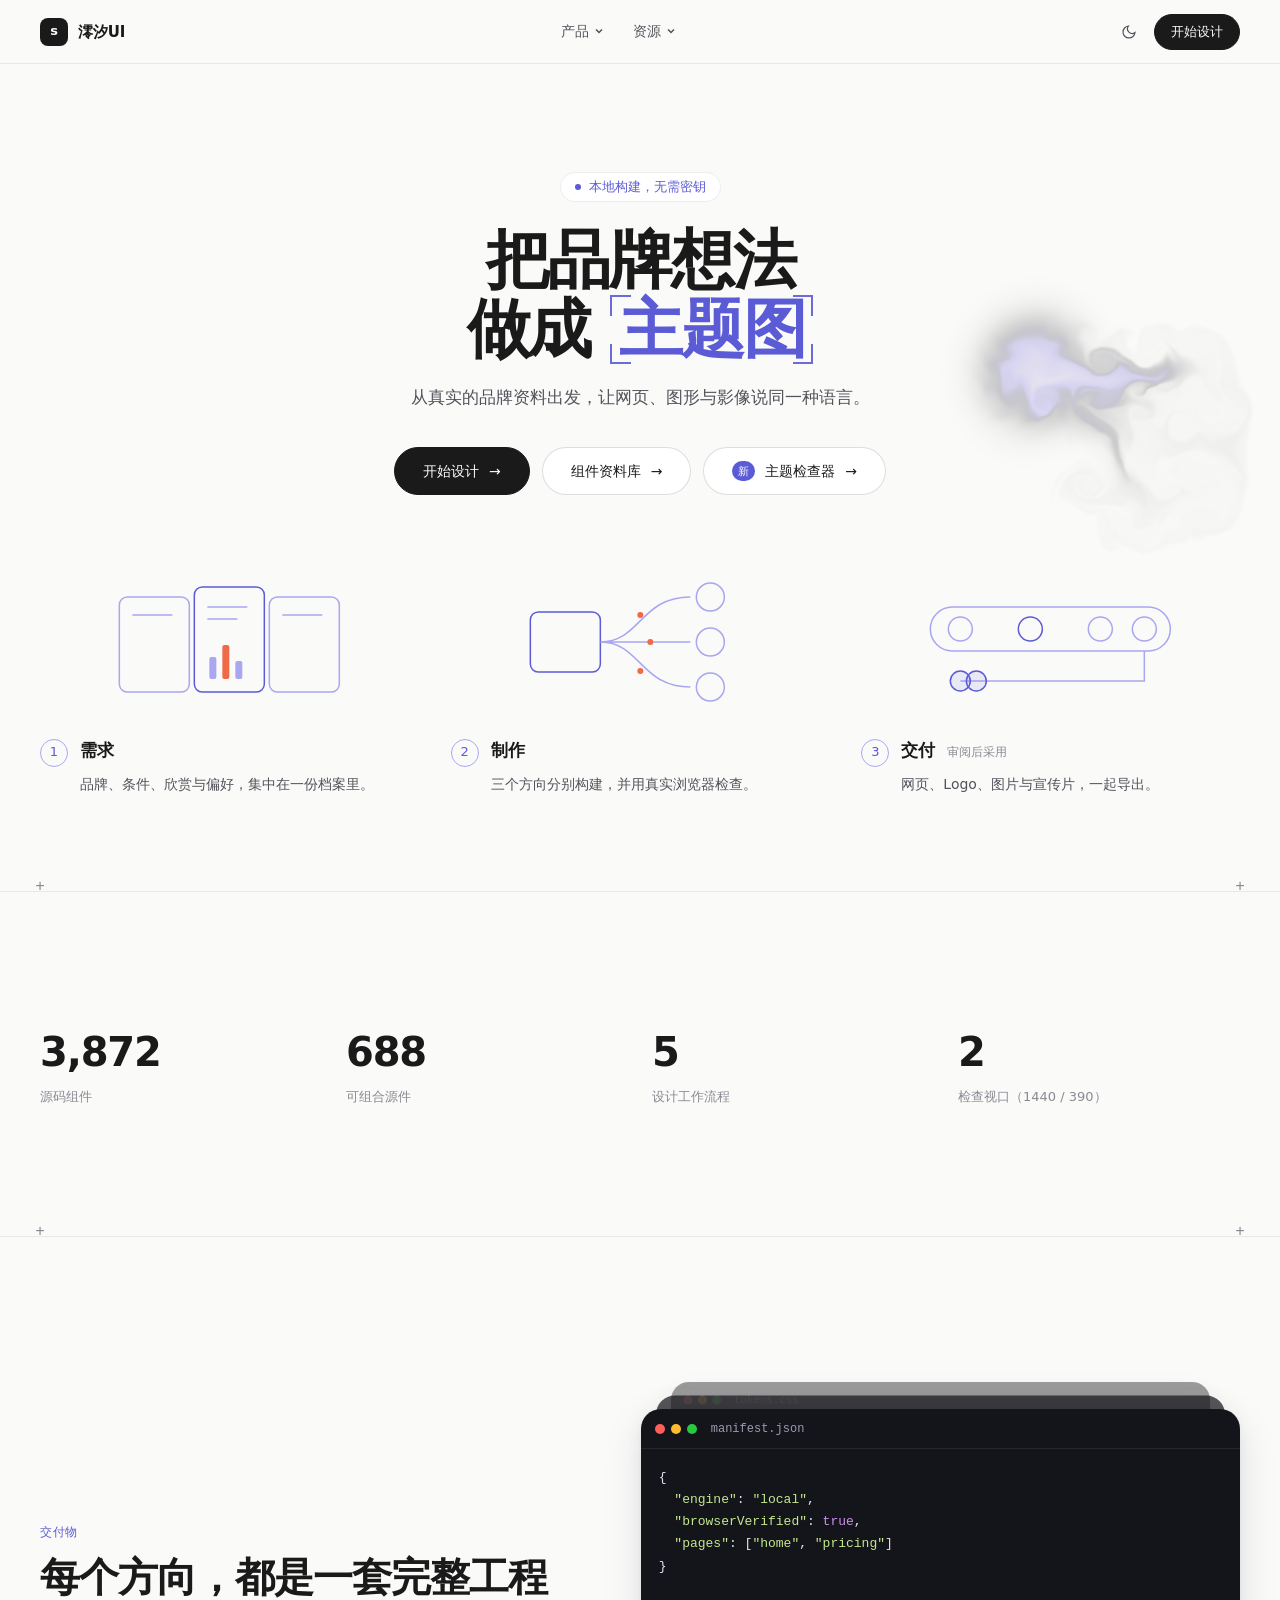
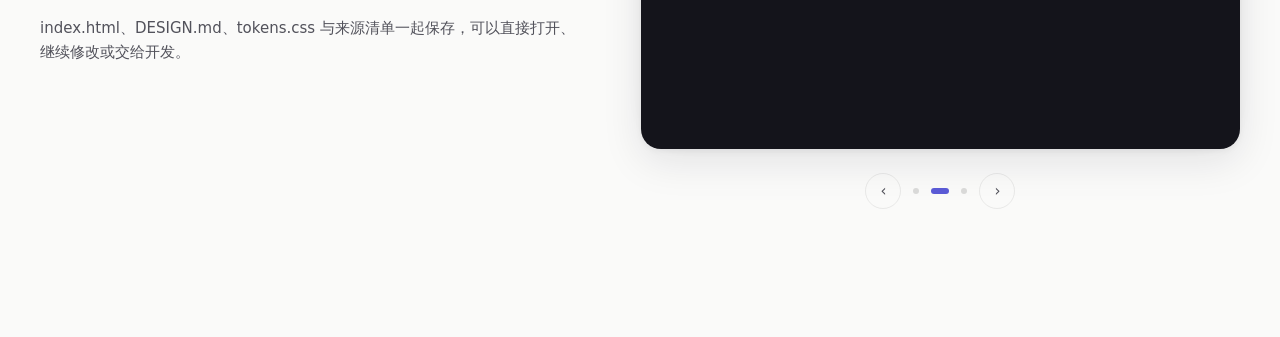
<file: kit/landing-kit/demo.html>
<!doctype html>
<html lang="zh-CN">
<head>
<meta charset="utf-8">
<link rel="icon" href="data:,"><meta name="viewport" content="width=device-width,initial-scale=1">
<meta name="color-scheme" content="light dark">
<title>澪汐UI</title>
<script>try{var m=localStorage.getItem('lk.theme');if(m&&m!=='system')document.documentElement.dataset.theme=m}catch(e){}</script>
<link rel="stylesheet" href="landing-kit.css">
<script type="module">import { initLandingKit } from './landing-kit.js'; initLandingKit();</script>
</head>
<body>
<header class="lk-header"><div class="lk-wrap">
  <a class="lk-logo" href="#"><i>s</i>澪汐UI</a>
  <nav class="lk-nav" aria-label="主导航">
    <div class="lk-nav-item">
      <button class="lk-nav-trigger" type="button">产品 <svg viewBox="0 0 12 12" fill="none" stroke="currentColor" stroke-width="1.5" aria-hidden="true"><path d="m3 4.5 3 3 3-3"/></svg></button>
      <div class="lk-mega" id="mega-product">
        <div class="lk-mega-feature"><strong>新：主题检查器</strong>边改颜色、圆角和字号，边看整套网页实时变化。</div>
        <div class="lk-mega-col"><h6>创作</h6>
          <a class="lk-mega-link" href="#"><div><b>设计工作台</b><span>从品牌资料到完整作品</span></div></a>
          <a class="lk-mega-link" href="#"><div><b>设计方法</b><span>五种工作流程</span></div></a></div>
        <div class="lk-mega-col"><h6>资料</h6>
          <a class="lk-mega-link" href="#"><div><b>组件资料库</b><span>可追溯来源的源码组件</span></div></a>
          <a class="lk-mega-link" href="#"><div><b>案例库</b><span>自用作品与历史示例</span></div></a></div>
      </div>
    </div>
    <div class="lk-nav-item">
      <button class="lk-nav-trigger" type="button">资源 <svg viewBox="0 0 12 12" fill="none" stroke="currentColor" stroke-width="1.5" aria-hidden="true"><path d="m3 4.5 3 3 3-3"/></svg></button>
      <div class="lk-mega" id="mega-res">
        <div class="lk-mega-feature"><strong>开始一次设计</strong>五分钟内，从一句需求得到三个方向。</div>
        <div class="lk-mega-col"><h6>文档</h6><a class="lk-mega-link" href="#"><div><b>使用说明</b><span>安装与第一次设计</span></div></a></div>
        <div class="lk-mega-col"><h6>更新</h6><a class="lk-mega-link" href="#"><div><b>版本记录</b><span>每一批的改动与验证</span></div></a></div>
      </div>
    </div>
  </nav>
  <div class="lk-header-actions">
    <button class="lk-icon-btn" type="button" data-theme-toggle><svg width="16" height="16" viewBox="0 0 24 24" fill="none" stroke="currentColor" stroke-width="1.8" aria-hidden="true"><path d="M21 12.8A9 9 0 1 1 11.2 3a7 7 0 0 0 9.8 9.8Z"/></svg></button>
    <a class="lk-btn lk-btn--primary lk-btn--sm" href="#">开始设计</a>
  </div>
</div></header>

<main>
<section class="lk-hero">
  <div class="liquid-ripple" aria-hidden="true"></div>
  <div class="lk-wrap">
    <span class="lk-badge"><span class="lk-badge-rail"><span>688 个可组合组件</span><span>三方向同时生成</span><span>本地构建，无需密钥</span></span></span>
    <h1 class="lk-title"><span class="lk-title-line">把品牌想法</span><span class="lk-title-line">做成 <span class="lk-rotator" data-words="网页|Logo|主题图|宣传片"><i></i><i></i><i></i><i></i><span class="lk-rotator-word">网页</span></span></span></h1>
    <p class="lk-lead">从真实的品牌资料出发，让网页、图形与影像说同一种语言。</p>
    <div class="lk-cta">
      <a class="lk-btn lk-btn--primary" href="#">开始设计 <span class="lk-arrow">→</span></a>
      <a class="lk-btn" href="#">组件资料库 <span class="lk-arrow">→</span></a>
      <a class="lk-btn" href="#"><span class="lk-new">新</span> 主题检查器 <span class="lk-arrow">→</span></a>
    </div>
    <div class="lk-steps">
      <div class="lk-step">
        <svg viewBox="0 0 300 150" fill="none" style="stroke:var(--accent-line)" stroke-width="1.5" aria-hidden="true">
          <rect data-draw x="40" y="30" width="70" height="95" rx="8"/><rect data-draw x="115" y="20" width="70" height="105" rx="8" style="stroke:var(--accent)"/><rect data-draw x="190" y="30" width="70" height="95" rx="8"/>
          <path data-draw d="M128 40h40M128 52h30M53 48h40M203 48h40"/>
          <g class="lk-fill"><rect x="130" y="90" width="7" height="22" rx="2" style="fill:var(--accent-line)" stroke="none"/><rect x="143" y="78" width="7" height="34" rx="2" style="fill:var(--warm)" stroke="none"/><rect x="156" y="94" width="7" height="18" rx="2" style="fill:var(--accent-line)" stroke="none"/></g>
        </svg>
        <div class="lk-step-head"><span class="lk-step-num">1</span><h3>需求</h3></div><p>品牌、条件、欣赏与偏好，集中在一份档案里。</p>
      </div>
      <div class="lk-step">
        <svg viewBox="0 0 300 150" fill="none" style="stroke:var(--accent-line)" stroke-width="1.5" aria-hidden="true">
          <rect data-draw x="40" y="45" width="70" height="60" rx="8" style="stroke:var(--accent)"/>
          <path data-draw d="M110 75C150 75 150 30 200 30M110 75h90M110 75c40 0 40 45 90 45"/>
          <circle data-draw cx="220" cy="30" r="14"/><circle data-draw cx="220" cy="75" r="14"/><circle data-draw cx="220" cy="120" r="14"/>
          <g class="lk-fill" style="fill:var(--warm)" stroke="none"><circle cx="150" cy="48" r="3"/><circle cx="160" cy="75" r="3"/><circle cx="150" cy="104" r="3"/></g>
        </svg>
        <div class="lk-step-head"><span class="lk-step-num">2</span><h3>制作</h3></div><p>三个方向分别构建，并用真实浏览器检查。</p>
      </div>
      <div class="lk-step">
        <svg viewBox="0 0 300 150" fill="none" style="stroke:var(--accent-line)" stroke-width="1.5" aria-hidden="true">
          <rect data-draw x="30" y="40" width="240" height="44" rx="22"/>
          <circle data-draw cx="60" cy="62" r="12"/><circle data-draw cx="130" cy="62" r="12" style="stroke:var(--accent)"/><circle data-draw cx="200" cy="62" r="12"/><circle data-draw cx="244" cy="62" r="12"/>
          <path data-draw d="M244 84v30H60"/>
          <g class="lk-fill" style="fill:var(--accent-soft);stroke:var(--accent)"><circle cx="60" cy="114" r="10"/><circle cx="76" cy="114" r="10"/></g>
        </svg>
        <div class="lk-step-head"><span class="lk-step-num">3</span><h3>交付 <small>审阅后采用</small></h3></div><p>网页、Logo、图片与宣传片，一起导出。</p>
      </div>
    </div>
  </div>
</section>

<section class="lk-section"><div class="lk-wrap lk-stats">
  <div class="lk-stat" data-reveal style="--i:0"><b>3,872</b><span>源码组件</span></div>
  <div class="lk-stat" data-reveal style="--i:1"><b>688</b><span>可组合源件</span></div>
  <div class="lk-stat" data-reveal style="--i:2"><b>5</b><span>设计工作流程</span></div>
  <div class="lk-stat" data-reveal style="--i:3"><b>2</b><span>检查视口（1440 / 390）</span></div>
</div></section>

<section class="lk-section"><div class="lk-wrap lk-split">
  <div data-reveal><p class="lk-eyebrow">交付物</p><h2 class="lk-h2">每个方向，都是一套完整工程</h2><p class="lk-sub">index.html、DESIGN.md、tokens.css 与来源清单一起保存，可以直接打开、继续修改或交给开发。</p></div>
  <div data-reveal style="--i:1">
    <div class="lk-stack">
      <div class="lk-win"><header><i></i><i></i><i></i><em>tokens.css</em></header><pre><span class="c">/* 品牌契约 */</span>
<span class="k">:root</span> {
  --brand: <span class="s">#5B5BD6</span>;
  --radius: <span class="s">12px</span>;
  --font: <span class="s">"Geist"</span>, system-ui;
}</pre></div>
      <div class="lk-win"><header><i></i><i></i><i></i><em>manifest.json</em></header><pre>{
  <span class="s">"engine"</span>: <span class="s">"local"</span>,
  <span class="s">"browserVerified"</span>: <span class="k">true</span>,
  <span class="s">"pages"</span>: [<span class="s">"home"</span>, <span class="s">"pricing"</span>]
}</pre></div>
      <div class="lk-win"><header><i></i><i></i><i></i><em>DESIGN.md</em></header><pre><span class="k"># 品牌规范</span>
<span class="c">## 颜色</span>
主色用于行动与焦点，
大面积保持中性。</pre></div>
    </div>
    <div class="lk-dots"><button class="lk-icon-btn" type="button" data-prev aria-label="上一个">‹</button><button class="lk-icon-btn" type="button" data-next aria-label="下一个">›</button></div>
  </div>
</div></section>
</main>
<button class="lk-top" type="button" aria-label="回到顶部">↑</button>
</body>
</html>
</file>
<file: kit/landing-kit/landing-kit.css>
/* landing-kit.css — airy dev-tool landing language: warm off-white, ink pill CTAs, frosted top bar,
   indigo accents, hairline sections, liquid ripple hero. Only tokens below carry color/size. */
:root{
  --bg:#FAFAF9; --bg-raised:#FFFFFF; --bg-sunken:#F3F3F1; --ink:#1A1A1A; --fg-2:#52525B; --fg-3:#8A8A93;
  --line:rgb(26 26 26 / .08); --line-strong:rgb(26 26 26 / .14);
  --accent:#5B5BD6; --accent-soft:rgb(91 91 214 / .10); --accent-line:#A9A6F2; --warm:#F06A4A;
  --glass:rgb(250 250 249 / .8); --code-bg:#14141B; --code-fg:#E6E6F0;
  --font:"Geist","PingFang SC","Microsoft YaHei UI",system-ui,-apple-system,sans-serif;
  --mono:"Geist Mono",ui-monospace,"SFMono-Regular",Consolas,monospace;
  --display:clamp(40px,6.4vw,64px); --track-display:-.035em;
  --r-sm:8px; --r-md:12px; --r-xl:20px; --r-pill:999px;
  --shadow-pop:0 12px 40px rgb(20 20 40 / .10),0 2px 6px rgb(20 20 40 / .05);
  --ease:cubic-bezier(.2,.8,.2,1); --dur:.24s; --header-h:64px;
}
@media (prefers-color-scheme:dark){:root:not([data-theme="light"]){
  --bg:#0E0E11; --bg-raised:#17171C; --bg-sunken:#121216; --ink:#F4F4F5; --fg-2:#B4B4BC; --fg-3:#7C7C86;
  --line:rgb(255 255 255 / .08); --line-strong:rgb(255 255 255 / .14);
  --accent:#8B8BF5; --accent-soft:rgb(139 139 245 / .14); --accent-line:#5D5BB8; --glass:rgb(14 14 17 / .72);
  --shadow-pop:0 12px 40px rgb(0 0 0 / .5);
}}
:root[data-theme="dark"]{
  --bg:#0E0E11; --bg-raised:#17171C; --bg-sunken:#121216; --ink:#F4F4F5; --fg-2:#B4B4BC; --fg-3:#7C7C86;
  --line:rgb(255 255 255 / .08); --line-strong:rgb(255 255 255 / .14);
  --accent:#8B8BF5; --accent-soft:rgb(139 139 245 / .14); --accent-line:#5D5BB8; --glass:rgb(14 14 17 / .72);
  --shadow-pop:0 12px 40px rgb(0 0 0 / .5);
}
*,*::before,*::after{box-sizing:border-box}
html{scroll-behavior:smooth;scroll-padding-top:calc(var(--header-h) + 16px)}
body{margin:0;background:var(--bg);color:var(--ink);font:15px/1.6 var(--font);-webkit-font-smoothing:antialiased}
a{color:inherit}
:focus-visible{outline:2px solid var(--accent);outline-offset:2px}
.lk-wrap{width:min(1200px,100% - 32px);margin-inline:auto}

/* ── frosted top bar + mega menu ───────────────────────── */
.lk-header{position:sticky;top:0;z-index:50;height:var(--header-h);background:var(--glass);
  backdrop-filter:blur(24px) saturate(1.4);-webkit-backdrop-filter:blur(24px) saturate(1.4);border-bottom:1px solid var(--line)}
.lk-header .lk-wrap{height:100%;display:flex;align-items:center;gap:24px}
.lk-logo{display:flex;align-items:center;gap:10px;font-weight:600;text-decoration:none;letter-spacing:-.01em}
.lk-logo i{width:28px;height:28px;border-radius:8px;background:var(--ink);display:grid;place-items:center;color:var(--bg);font-style:normal;font-size:13px}
.lk-nav{display:flex;gap:4px;margin-inline:auto}
.lk-nav-item{position:relative}
.lk-nav-trigger{all:unset;cursor:pointer;display:flex;align-items:center;gap:4px;padding:8px 12px;border-radius:var(--r-pill);font-size:14px;color:var(--fg-2);transition:color var(--dur),background var(--dur)}
.lk-nav-trigger:hover,.lk-nav-item.is-open .lk-nav-trigger{color:var(--ink);background:var(--accent-soft)}
.lk-nav-trigger svg{width:12px;transition:transform var(--dur) var(--ease)}
.lk-nav-item.is-open .lk-nav-trigger svg{transform:rotate(180deg)}
.lk-mega{position:absolute;top:calc(100% + 10px);left:50%;translate:-50% 0;min-width:640px;display:grid;grid-template-columns:200px 1fr 1fr;gap:4px;padding:8px;
  background:var(--bg-raised);border:1px solid var(--line);border-radius:var(--r-xl);box-shadow:var(--shadow-pop);
  opacity:0;visibility:hidden;transform:translateY(-6px);transition:opacity .18s var(--ease),transform .18s var(--ease),visibility 0s .18s}
.lk-nav-item.is-open .lk-mega{opacity:1;visibility:visible;transform:none;transition-delay:0s}
.lk-mega::before{content:"";position:absolute;inset:-12px 0 auto;height:12px}/* hover bridge */
.lk-mega-feature{padding:16px;border-radius:var(--r-md);background:linear-gradient(160deg,var(--accent-soft),transparent);font-size:13px;color:var(--fg-2)}
.lk-mega-feature strong{display:block;color:var(--ink);margin-bottom:6px;font-size:14px}
.lk-mega-col h6{margin:8px 12px 4px;font-size:11px;font-weight:500;color:var(--fg-3);letter-spacing:.04em}
.lk-mega-link{display:flex;gap:10px;padding:10px 12px;border-radius:var(--r-sm);text-decoration:none;transition:background var(--dur)}
.lk-mega-link:hover,.lk-mega-link:focus-visible{background:var(--bg-sunken)}
.lk-mega-link b{display:block;font-size:14px;font-weight:500}
.lk-mega-link span{display:block;font-size:12px;color:var(--fg-3)}
.lk-header-actions{display:flex;align-items:center;gap:8px}
.lk-icon-btn{all:unset;cursor:pointer;width:34px;height:34px;display:grid;place-items:center;border-radius:var(--r-pill);color:var(--fg-2)}
.lk-icon-btn:hover{background:var(--accent-soft);color:var(--ink)}
.lk-icon-btn:focus-visible{outline:2px solid var(--accent)}

/* ── buttons ───────────────────────────────────────────── */
.lk-btn{display:inline-flex;align-items:center;justify-content:center;gap:10px;height:48px;padding:0 28px;border-radius:var(--r-pill);
  font:500 14px/1 var(--font);text-decoration:none;cursor:pointer;border:1px solid var(--line-strong);background:var(--bg-raised);color:var(--ink);
  transition:transform .15s var(--ease),background var(--dur),box-shadow var(--dur)}
.lk-btn:hover{box-shadow:0 4px 14px rgb(20 20 40 / .08)}
.lk-btn:active{transform:scale(.98)}
.lk-btn .lk-arrow{transition:transform var(--dur) var(--ease)}
.lk-btn:hover .lk-arrow{transform:translateX(3px)}
.lk-btn--primary{background:var(--ink);color:var(--bg);border-color:var(--ink)}
.lk-btn--sm{height:36px;padding:0 16px;font-size:13px}
.lk-new{display:inline-grid;place-items:center;height:20px;padding:0 6px;border-radius:var(--r-pill);background:var(--accent);color:#fff;font-size:11px}

/* ── hero: liquid ripple + rotating keyword frame ──────── */
.lk-hero{position:relative;isolation:isolate;overflow:hidden;padding:clamp(72px,12vh,128px) 0 96px;text-align:center}
.liquid-ripple{position:absolute;inset:0;z-index:-1;opacity:.45;pointer-events:none;
  -webkit-mask-image:linear-gradient(#000 60%,transparent);mask-image:linear-gradient(#000 60%,transparent)}
.liquid-ripple--static{background:radial-gradient(40% 50% at 30% 35%,rgb(91 91 214 / .35),transparent 70%),radial-gradient(35% 45% at 72% 40%,rgb(255 184 217 / .45),transparent 70%)}
.lk-badge{display:inline-flex;align-items:center;gap:8px;height:30px;padding:0 14px;border-radius:var(--r-pill);background:var(--bg-raised);border:1px solid var(--line);
  font-size:13px;color:var(--accent);overflow:hidden}
.lk-badge::before{content:"";width:6px;height:6px;border-radius:50%;background:currentColor}
.lk-badge-rail{display:grid;justify-items:center;height:20px;overflow:hidden}
.lk-badge-rail>span{grid-area:1/1;line-height:20px;transition:transform .5s var(--ease),opacity .5s var(--ease)}
.lk-badge-rail>span[data-state="in"]{transform:none;opacity:1}
.lk-badge-rail>span[data-state="out"]{transform:translateY(-100%);opacity:0}
.lk-badge-rail>span[data-state="wait"]{transform:translateY(100%);opacity:0}
.lk-title{margin:24px 0 0;font-size:var(--display);line-height:1.08;font-weight:600;letter-spacing:var(--track-display);text-wrap:balance}
.lk-title-line{display:block}
.lk-rotator{position:relative;display:inline-block;padding:0 .14em;color:var(--accent);transition:width .55s var(--ease);vertical-align:bottom}
.lk-rotator-word{display:inline-block;white-space:nowrap;transition:filter .45s var(--ease),opacity .45s var(--ease),transform .45s var(--ease)}
.lk-rotator-word.is-leaving{filter:blur(10px);opacity:0;transform:translateY(-.08em)}
.lk-rotator-word.is-entering{filter:blur(12px);opacity:0;transform:translateY(.08em)}
.lk-rotator i{position:absolute;width:.32em;height:.32em;border:2px solid var(--accent);opacity:.9}
.lk-rotator i:nth-of-type(1){left:0;top:0;border-right:0;border-bottom:0}
.lk-rotator i:nth-of-type(2){right:0;top:0;border-left:0;border-bottom:0}
.lk-rotator i:nth-of-type(3){left:0;bottom:0;border-right:0;border-top:0}
.lk-rotator i:nth-of-type(4){right:0;bottom:0;border-left:0;border-top:0}
.lk-lead{max-width:560px;margin:20px auto 0;color:var(--fg-2);font-size:clamp(15px,1.6vw,17px)}
.lk-cta{display:flex;flex-wrap:wrap;justify-content:center;gap:12px;margin-top:36px}

/* ── three steps with line-art that draws on ───────────── */
.lk-steps{display:grid;grid-template-columns:repeat(3,1fr);gap:32px;margin-top:72px;text-align:left}
.lk-step svg{display:block;width:100%;height:auto;max-height:150px;margin-bottom:20px}
.lk-step svg [data-draw]{stroke-dasharray:var(--len,600);stroke-dashoffset:var(--len,600);transition:stroke-dashoffset 1.4s var(--ease)}
.lk-step.is-in svg [data-draw]{stroke-dashoffset:0}
.lk-step svg .lk-fill{opacity:0;transition:opacity .6s .8s}
.lk-step.is-in svg .lk-fill{opacity:1}
.lk-step-head{display:flex;align-items:baseline;gap:12px}
.lk-step-num{flex:none;width:28px;height:28px;border-radius:50%;border:1px solid var(--accent-line);color:var(--accent);display:grid;place-items:center;font-size:13px}
.lk-step h3{margin:0;font-size:17px;font-weight:600}
.lk-step h3 small{margin-left:6px;font-size:12px;color:var(--fg-3);font-weight:400}
.lk-step p{margin:6px 0 0 40px;color:var(--fg-2);font-size:14px}

/* ── hairline sections with corner ticks ───────────────── */
.lk-section{position:relative;padding:clamp(72px,10vw,128px) 0;border-top:1px solid var(--line)}
.lk-section::before,.lk-section::after{content:"+";position:absolute;top:-.8em;font:300 16px/1 var(--mono);color:var(--fg-3)}
.lk-section::before{left:max(16px,calc(50% - 600px) - .3em)}
.lk-section::after{right:max(16px,calc(50% - 600px) - .3em)}
.lk-eyebrow{font-size:12px;letter-spacing:.06em;color:var(--accent);text-transform:uppercase}
.lk-h2{margin:12px 0 0;font-size:clamp(28px,3.6vw,40px);line-height:1.15;font-weight:600;letter-spacing:-.025em;text-wrap:balance}
.lk-sub{margin:16px 0 0;color:var(--fg-2);max-width:620px}

/* ── stats row ─────────────────────────────────────────── */
.lk-stats{display:grid;grid-template-columns:repeat(4,1fr);gap:24px}
.lk-stat b{display:block;font-size:clamp(28px,3.4vw,40px);font-weight:600;letter-spacing:-.03em;font-variant-numeric:tabular-nums}
.lk-stat span{font-size:13px;color:var(--fg-3)}

/* ── stacked code windows carousel ─────────────────────── */
.lk-split{display:grid;grid-template-columns:1fr 1.1fr;gap:56px;align-items:center}
.lk-stack{position:relative;height:340px;margin-top:44px}
.lk-win{position:absolute;inset:0;border-radius:var(--r-xl);background:var(--code-bg);color:var(--code-fg);box-shadow:var(--shadow-pop);overflow:hidden;
  transition:transform .6s var(--ease),opacity .6s var(--ease),filter .6s var(--ease)}
.lk-win[data-depth="0"]{transform:none;z-index:3}
.lk-win[data-depth="1"]{transform:translateY(-22px) scale(.95);z-index:2;opacity:.7;filter:brightness(.85)}
.lk-win[data-depth="2"]{transform:translateY(-44px) scale(.9);z-index:1;opacity:.4;filter:brightness(.7)}
.lk-win header{display:flex;align-items:center;gap:6px;height:40px;padding:0 14px;border-bottom:1px solid rgb(255 255 255 / .08);font:12px var(--mono);color:#9A9AB0}
.lk-win header i{width:10px;height:10px;border-radius:50%;background:#3A3A48}
.lk-win header i:first-child{background:#FF5F57}.lk-win header i:nth-child(2){background:#FEBC2E}.lk-win header i:nth-child(3){background:#28C840}
.lk-win header em{margin-left:8px;font-style:normal}
.lk-win pre{margin:0;padding:18px;font:13px/1.7 var(--mono);white-space:pre-wrap}
.lk-win .k{color:#C792EA}.lk-win .s{color:#C3E88D}.lk-win .c{color:#6B6B80}
.lk-dots{display:flex;align-items:center;justify-content:center;gap:12px;margin-top:24px}
.lk-dots button.lk-dot{all:unset;cursor:pointer;width:6px;height:6px;border-radius:var(--r-pill);background:var(--line-strong);transition:width var(--dur) var(--ease),background var(--dur)}
.lk-dots button.lk-dot[aria-current="true"]{width:18px;background:var(--accent)}
.lk-dots .lk-icon-btn{border:1px solid var(--line)}

/* ── reveal on scroll + back to top ───────────────────── */
[data-reveal]{opacity:0;transform:translateY(12px);transition:opacity .6s var(--ease),transform .6s var(--ease);transition-delay:calc(var(--i,0) * 60ms)}
[data-reveal].is-in{opacity:1;transform:none}
.lk-top{position:fixed;right:20px;bottom:20px;z-index:40;width:44px;height:44px;border-radius:50%;border:0;background:var(--ink);color:var(--bg);cursor:pointer;
  display:grid;place-items:center;opacity:0;transform:translateY(12px) scale(.9);pointer-events:none;transition:opacity var(--dur),transform var(--dur) var(--ease)}
.lk-top.is-shown{opacity:1;transform:none;pointer-events:auto}

/* ── responsive & motion ──────────────────────────────── */
@media (max-width:900px){
  .lk-nav{display:none}
  .lk-steps,.lk-split{grid-template-columns:1fr}
  .lk-stats{grid-template-columns:repeat(2,1fr)}
  .lk-stack{height:300px}
}
@media (prefers-reduced-motion:reduce){
  *,*::before,*::after{transition-duration:.01ms!important;animation-duration:.01ms!important;scroll-behavior:auto!important}
  [data-reveal]{opacity:1;transform:none}
  .lk-step svg [data-draw]{stroke-dashoffset:0}
  .lk-step svg .lk-fill{opacity:1}
}
</file>
